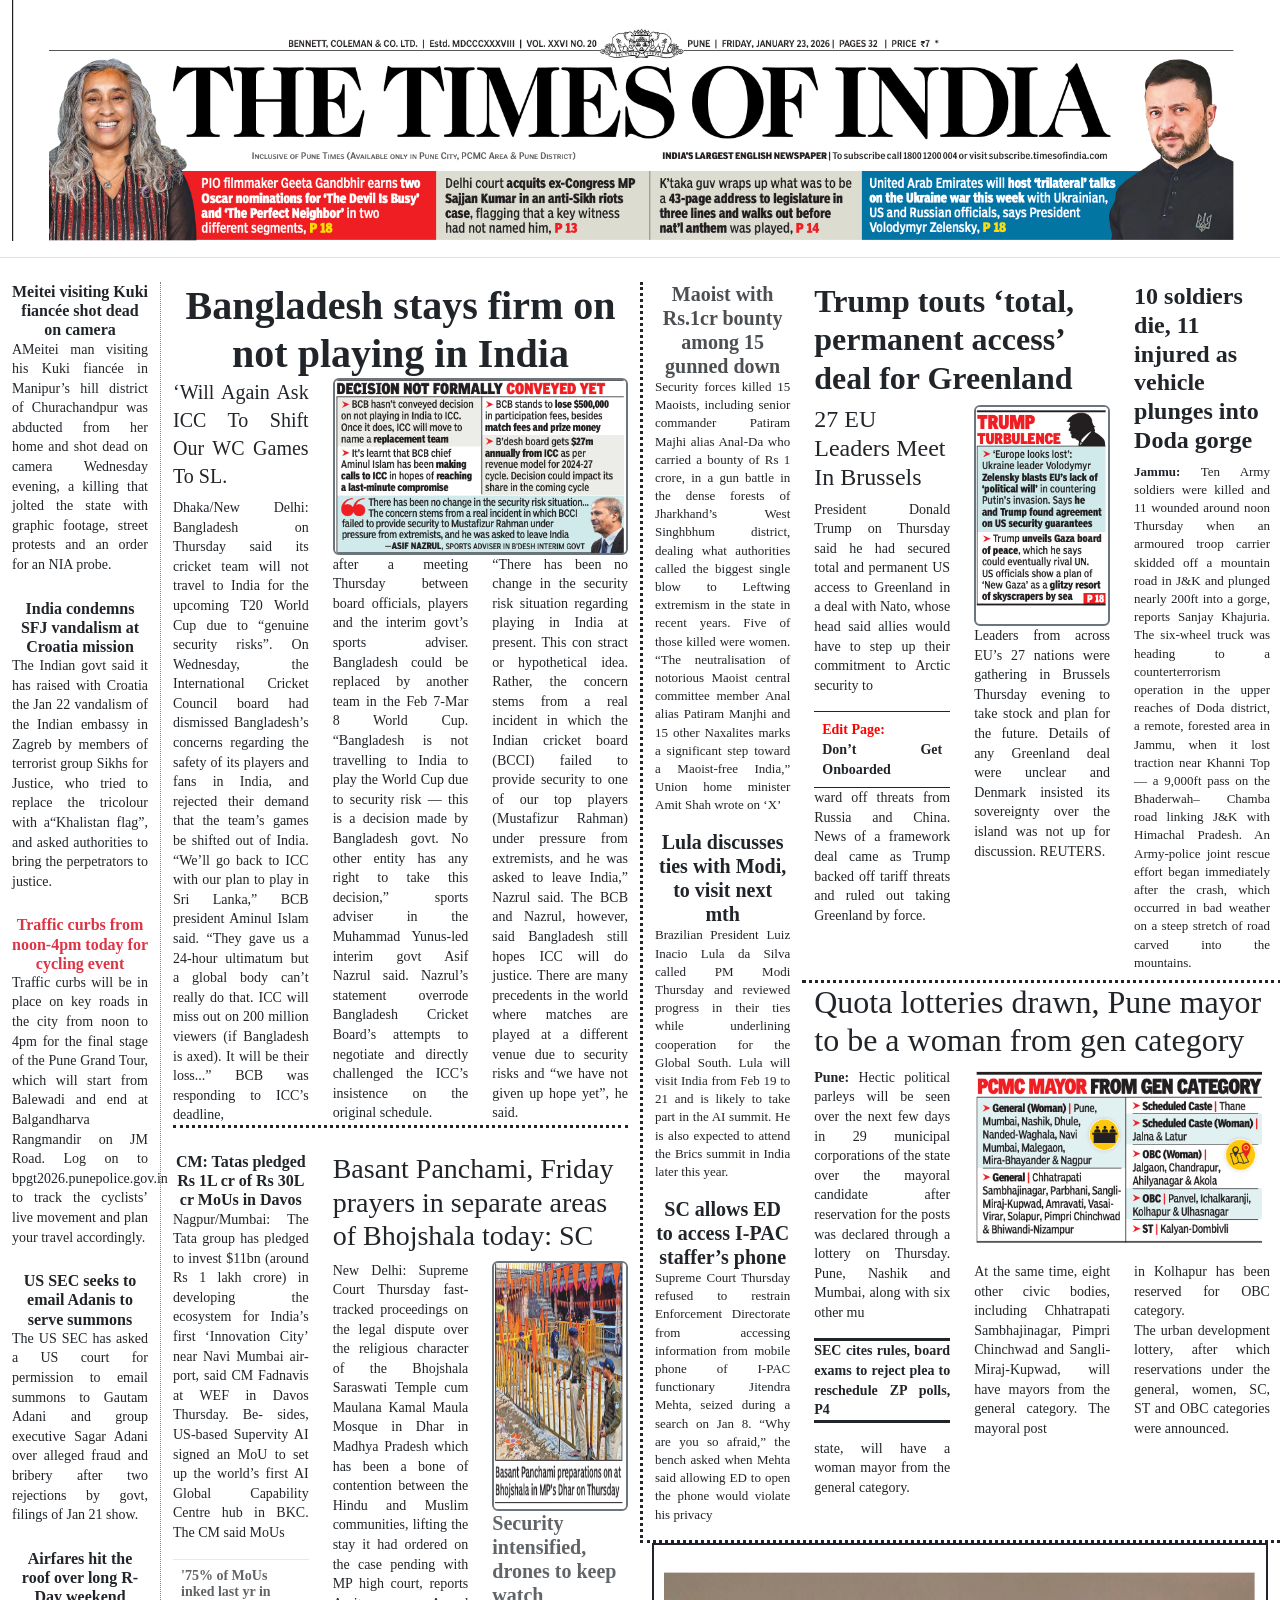
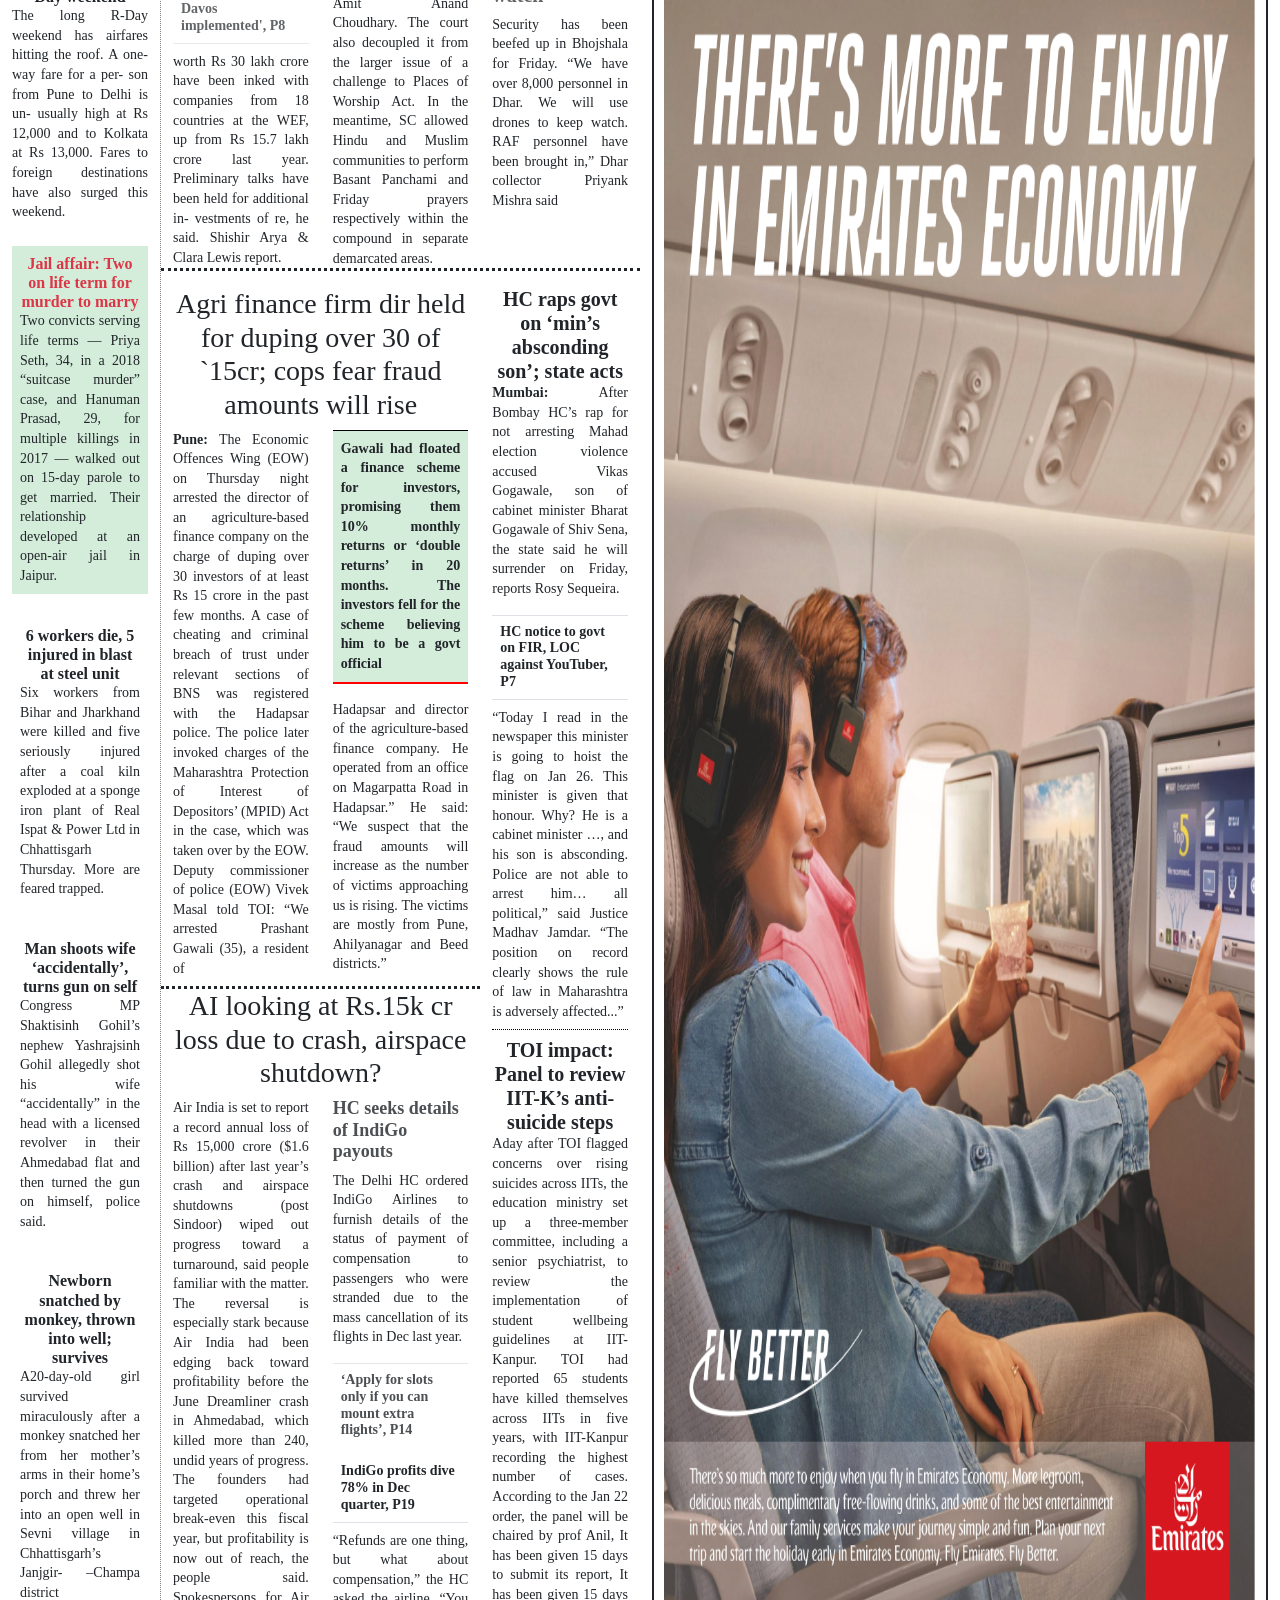
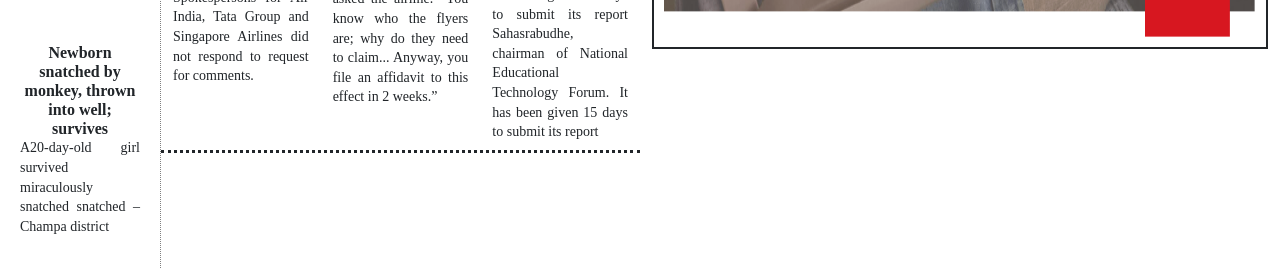
<file: index.html>
<!DOCTYPE html>
<html lang="en">

<head>
    <meta charset="UTF-8">
    <title>TOI Pune - Front Page</title>

    <!-- Bootstrap -->
    <link href="https://cdn.jsdelivr.net/npm/bootstrap@5.3.2/dist/css/bootstrap.min.css" rel="stylesheet">

    <!-- Custom CSS -->
    <link rel="stylesheet" href="/CSS/style.css">
</head>

<body>
    <main>
        <!-- ================= MASTHEAD ================= -->
        <section>
            <div class="container-fluid border-bottom pb-3 ">
                <img src="Resources/Images/toi.png" alt="TOI Logo" class="img-fluid">
            </div>
        </section>
        <!-- ================= MAIN CONTENT ================= -->
        <div class="container-fluid mt-4">

            <div class="row">

                <!-- ================= LEFT + CENTER NEWS ================= -->
                <div class="col-md-6 " >
                    <div class="row"  style="border-right-style: 1px dotted black;">
                        <div class="col-md-3 ">
                            <!-- Lead Story 1 -->
                            <div class="mb-4">

                                <div class="card-body">
                                    <h5 class="card-title">Meitei visiting
                                        Kuki fiancée shot
                                        dead on camera</h5>
                                    <p class="card-text">AMeitei man visiting his Kuki fiancée in Manipur’s hill
                                        district of Churachandpur was abducted from her home and shot dead on camera
                                        Wednesday evening, a killing that jolted the state with graphic footage, street
                                        protests and an order for an NIA probe.</p>
                                </div>

                            </div>
                            <div class="mb-4">

                                <div class="card-body">
                                    <h5 class="card-title">India condemns
                                        SFJ vandalism at
                                        Croatia mission</h5>
                                    <p class="card-text">The Indian govt said it has
                                        raised with Croatia the
                                        Jan 22 vandalism of the Indian embassy in Zagreb by
                                        members of terrorist group
                                        Sikhs for Justice, who tried
                                        to replace the tricolour with
                                        a“Khalistan flag”, and asked
                                        authorities to bring the perpetrators to justice.</p>
                                </div>

                            </div>
                            <div class=" mb-4">

                                <div class="card-body">
                                    <h5 class="card-title text-danger">Traffic curbs from
                                        noon-4pm today
                                        for cycling event</h5>
                                    <p class="card-text">Traffic curbs will be in
                                        place on key roads in the
                                        city from noon to 4pm for the
                                        final stage of the Pune Grand
                                        Tour, which will start from Balewadi and end at Balgandharva Rangmandir on JM
                                        Road.
                                        Log on to bpgt2026.punepolice.gov.in to track the cyclists’
                                        live movement and plan your
                                        travel accordingly.</p>
                                </div>

                            </div>
                            <div class=" mb-4">

                                <div class="card-body">
                                    <h5 class="card-title">US SEC seeks to
                                        email Adanis to
                                        serve summons</h5>
                                    <p class="card-text">The US SEC has asked a
                                        US court for permission
                                        to email summons to Gautam Adani and group executive Sagar Adani over alleged
                                        fraud and bribery after
                                        two rejections by govt, filings of Jan 21 show.</p>
                                </div>

                            </div>

                            <div class=" mb-4">

                                <div class="card-body">
                                    <h5 class="card-title">Airfares hit the
                                        roof over long
                                        R-Day weekend</h5>
                                    <p class="card-text">The long R-Day weekend
                                        has airfares hitting the
                                        roof. A one-way fare for a per-
                                        son from Pune to Delhi is un-
                                        usually high at Rs 12,000 and
                                        to Kolkata at Rs 13,000. Fares
                                        to foreign destinations have
                                        also surged this weekend.</p>
                                </div>

                            </div>

                            <div class=" mb-4">

                                <div class="card-body p-2" style="background-color: #d4edda;">
                                    <h5 class="card-title text-danger">Jail affair: Two
                                        on life term for
                                        murder to marry</h5>
                                    <p class="card-text">Two convicts serving life
                                        terms — Priya Seth, 34,
                                        in a 2018 “suitcase murder”
                                        case, and Hanuman Prasad,
                                        29, for multiple killings in
                                        2017 — walked out on 15-day
                                        parole to get married. Their
                                        relationship developed at an
                                        open-air jail in Jaipur.</p>
                                </div>

                            </div>

                            <div class=" mb-4">

                                <div class="card-body p-2">
                                    <h5 class="card-title">6 workers die, 5
                                        injured in blast
                                        at steel unit</h5>
                                    <p class="card-text">Six workers from Bihar
                                        and Jharkhand were killed and five seriously injured after a coal kiln exploded
                                        at a sponge iron plant
                                        of Real Ispat & Power Ltd in
                                        Chhattisgarh Thursday.
                                        More are feared trapped. </p>
                                </div>

                            </div>

                            <div class=" mb-4">

                                <div class="card-body p-2">
                                    <h5 class="card-title">Man shoots wife
                                        ‘accidentally’,
                                        turns gun on self</h5>
                                    <p class="card-text">Congress MP Shaktisinh
                                        Gohil’s nephew Yashrajsinh Gohil allegedly shot his
                                        wife “accidentally” in the head with a licensed revolver in
                                        their Ahmedabad flat and
                                        then turned the gun on himself, police said. </p>
                                </div>

                            </div>

                            <div class=" mb-4">

                                <div class="card-body p-2">
                                    <h5 class="card-title">Newborn snatched
                                        by monkey, thrown
                                        into well; survives</h5>
                                    <p class="card-text">A20-day-old girl survived
                                        miraculously after a monkey snatched her from her
                                        mother’s arms in their home’s porch and threw her into an open well in Sevni
                                        village in Chhattisgarh’s Janjgir-
                                        –Champa district </p>
                                </div>

                            </div>
                            <div class=" mb-4">

                                <div class="card-body p-2">
                                    <h5 class="card-title">Newborn snatched
                                        by monkey, thrown
                                        into well; survives</h5>
                                    <p class="card-text">A20-day-old girl survived
                                        miraculously snatched snatched
                                        –Champa district </p>
                                </div>

                            </div>
                        </div>
                        <div class="col-md-9" style="border-left: 1px dotted grey   ;">
                            <!-- Lead Story 1 -->
                            <div class=" mb-4">

                                <div class="card-body" style="border-bottom-style: dotted;">
                                    <h5 class="card-title text-Black bold fs-1">Bangladesh stays firm on not playing in
                                        India</h5>
                                    <div class="row">
                                        <div class="col-md-4">
                                            <h1 class="card-text fs-5">‘Will Again Ask ICC To Shift Our WC Games To SL.
                                            </h1>
                                            <p class="card-text">Dhaka/New Delhi: Bangladesh on Thursday said its
                                                cricket team will not travel to India
                                                for the upcoming T20 World
                                                Cup due to “genuine security
                                                risks”. On Wednesday, the International Cricket Council board had
                                                dismissed Bangladesh’s concerns regarding the
                                                safety of its players and fans in
                                                India, and rejected their demand that the team’s games be
                                                shifted out of India.
                                                “We’ll go back to ICC with
                                                our plan to play in Sri Lanka,”
                                                BCB president Aminul Islam said. “They gave us a 24-hour ultimatum but a
                                                global body can’t
                                                really do that. ICC will miss out
                                                on 200 million viewers (if Bangladesh is axed). It will be their
                                                loss...” BCB was responding to
                                                ICC’s deadline, </p>
                                        </div>
                                        <div class="col-md-8">
                                            <img class="img-fluid border border-2 border-secondary rounded-2"
                                                src="Resources/Images/toi1.png" alt="About Us Image" class="img-fluid">
                                            <div class="row">
                                                <div class="col-md-6">
                                                    <p class="card-text"> after a meeting
                                                        Thursday between board officials, players and the interim
                                                        govt’s sports adviser. Bangladesh could be replaced by another
                                                        team in the Feb 7-Mar 8
                                                        World Cup.
                                                        “Bangladesh is not travelling to India to play the World
                                                        Cup due to security risk — this
                                                        is a decision made by Bangladesh govt. No other entity has
                                                        any right to take this decision,”
                                                        sports adviser in the Muhammad Yunus-led interim govt
                                                        Asif Nazrul said.
                                                        Nazrul’s statement overrode Bangladesh Cricket Board’s
                                                        attempts to negotiate and directly challenged the ICC’s
                                                        insistence on the original schedule.</p>
                                                </div>
                                                <div class="col-md-6">
                                                    <p class="card-text">
                                                        “There has been no
                                                        change in the security risk situation regarding playing in
                                                        India at present. This con stract or hypothetical idea.
                                                        Rather, the concern stems
                                                        from a real incident in which
                                                        the Indian cricket board
                                                        (BCCI) failed to provide security to one of our top players
                                                        (Mustafizur Rahman) under
                                                        pressure from extremists, and
                                                        he was asked to leave India,”
                                                        Nazrul said. The BCB and Nazrul, however, said Bangladesh
                                                        still hopes ICC will do justice.
                                                        There are many precedents in
                                                        the world where matches are
                                                        played at a different venue due
                                                        to security risks and “we have
                                                        not given up hope yet”, he said.</p>
                                                </div>

                                            </div>
                                        </div>

                                    </div>
                                </div>

                            </div>

                           <div class="row" style="border-bottom-style: dotted; ">
                                <div class="col-md-4">
                                    <div>
                                         <div>
                                            <h5 class="card-title">CM: Tatas pledged Rs 1L cr of Rs 30L cr MoUs in Davos
                                            </h5>
                                            <p class="card-text">Nagpur/Mumbai: The Tata
                                                group has pledged to invest
                                                $11bn (around Rs 1 lakh crore)
                                                in developing the ecosystem
                                                for India’s first ‘Innovation
                                                City’ near Navi Mumbai air-
                                                port, said CM Fadnavis at
                                                WEF in Davos Thursday. Be-
                                                sides, US-based Supervity
                                                AI signed an MoU to set up
                                                the world’s first AI Global
                                                Capability Centre hub in
                                                BKC. The CM said MoUs
                                            </p>
                                            <h5 class="border-bottom border-top p-2"
                                                style="opacity: 0.7; font-size: 14px;"><strong>
                                                    '75% of MoUs inked last yr
                                                    in Davos implemented', P8
                                                </strong></h5>

                                            <p class="card-text">worth Rs 30 lakh crore have
                                                been inked with companies
                                                from 18 countries at the WEF,
                                                up from Rs 15.7 lakh crore last
                                                year. Preliminary talks have
                                                been held for additional in-
                                                vestments of re, he said. Shishir Arya &
                                                Clara Lewis report.</p>
                                        </div>

                                    </div>
                                </div>
                                <div class="col-md-8">
                                    <h3>Basant Panchami, Friday prayers in separate areas of Bhojshala today: SC</h3>
                                    <div class="row">
                                        <div class="col-md-6">
                                            <p class="card-text">New Delhi: Supreme Court
                                                Thursday fast-tracked proceedings on the legal dispute over
                                                the religious character of the
                                                Bhojshala Saraswati Temple
                                                cum Maulana Kamal Maula
                                                Mosque in Dhar in Madhya
                                                Pradesh which has been a bone
                                                of contention between the Hindu and Muslim communities,
                                                lifting the stay it had ordered
                                                on the case pending with MP
                                                high court, reports Amit
                                                Anand Choudhary.
                                                The court also decoupled it
                                                from the larger issue of a challenge to Places of Worship Act.
                                                In the meantime, SC allowed
                                                Hindu and Muslim communities to perform Basant Panchami and Friday
                                                prayers respectively within the compound in
                                                separate demarcated areas.</p>
                                        </div>
                                        <div class="col-md-6">
                                            <img class="img-fluid border border-2 border-secondary rounded-2"
                                                style="height: 250px;" src="Resources/Images/toi2.png"
                                                alt="About Us Image" class="img-fluid">
                                            <h5 class="fs-5" style="opacity: 0.7;"><strong>Security intensified, drones
                                                    to keep watch</strong></h5>
                                            <p class="card-text">Security has been beefed up
                                                in Bhojshala for Friday.
                                                “We have over 8,000 personnel
                                                in Dhar. We will use drones to
                                                keep watch. RAF personnel have been brought in,” Dhar collector Priyank
                                                Mishra said</p>
                                        </div>
                                    </div>
                                </div>
                                <!-- Lead Story 1 -->


                            </div>

                            <div class="row pt-3" style="border-bottom-style: dotted;">
                               
                                <div class="col-md-8">
                                    <h3 style="text-align: center; ">Agri finance firm dir held for
                                        duping over 30 of `15cr; cops
                                        fear fraud amounts will rise</h3>
                                    <div class="row pb-2" style="border-bottom-style: dotted;">
                                        <div class="col-md-6">
                                            <p class="card-text"><strong>Pune:</strong> The Economic Offences Wing (EOW) on Thursday
                                                night arrested the director of
                                                an agriculture-based finance
                                                company on the charge of duping over 30 investors of at least Rs 15 crore in the past few
                                                months.
                                                A case of cheating and criminal breach of trust under
                                                relevant sections of BNS was
                                                registered with the Hadapsar
                                                police. The police later invoked charges of the Maharashtra Protection of Interest of
                                                Depositors’ (MPID) Act in the
                                                case, which was taken over by
                                                the EOW.
                                                Deputy commissioner of
                                                police (EOW) Vivek Masal
                                                told TOI: “We arrested Prashant Gawali (35), a resident of</p>
                                        </div>
                                        <div class="col-md-6">
                                            <p class="card-text p-2" style="background-color: #d4edda; border-top: 1px solid black; border-bottom: 2px solid red;">
                                                <strong> Gawali had floated a finance
                                                scheme for investors, promising them 10% monthly
                                                returns or ‘double returns’ in
                                                20 months. The investors fell
                                                for the scheme believing
                                                him to be a govt official
                                            </strong></p>
                                            <p class="card-text">Hadapsar and director of the
                                                agriculture-based finance
                                                company. He operated from
                                                an office on Magarpatta Road
                                                in Hadapsar.”
                                                He said: “We suspect that
                                                the fraud amounts will increase as the number of victims
                                                approaching us is rising. The
                                                victims are mostly from Pune, Ahilyanagar and Beed districts.”</p>
                                        </div>
                                    </div>

                                    <h3 style="text-align: center; ">AI looking at Rs.15k cr loss due
                                        to crash, airspace shutdown?
                                    </h3>
                                    <div class="row pb-2" >
                                        <div class="col-md-6">
                                            <p class="card-text">Air India is set to report a
                                                record annual loss of
                                                Rs 15,000 crore ($1.6 billion) after last year’s crash
                                                and airspace shutdowns (post
                                                Sindoor) wiped out progress
                                                toward a turnaround, said people familiar with the matter.
                                                The reversal is especially
                                                stark because Air India had
                                                been edging back toward profitability before the June Dreamliner crash in Ahmedabad, which killed more than
                                                240, undid years of progress.
                                                The founders had targeted
                                                operational break-even this
                                                fiscal year, but profitability is
                                                now out of reach, the people
                                                said. Spokespersons for Air
                                                India, Tata Group and Singapore Airlines did not respond
                                                to request for comments.</p>
                                        </div>
                                        <div class="col-md-6">
                                            <h6  style=" font-weight: 900; opacity: 0.8; font-size: large;">HC seeks details
                                                of IndiGo payouts
                                            </h6>
                                            <p class="card-text">The Delhi HC ordered IndiGo Airlines to furnish details of the status of payment
                                                of compensation to passengers
                                                who were stranded due to the
                                                mass cancellation of its flights
                                                in Dec last year.</p>
                                            <h5 class="border-top p-2" style="font-size: 14px; opacity: 0.8;"><strong>
                                                    ‘Apply for slots only if you
                                                    can mount extra flights’, P14
                                                </strong>
                                            </h5>
                                                <h5 class="border-bottom p-2" style="font-size: 14px;"><strong>
                                                        IndiGo profits dive 78%
                                                        in Dec quarter, P19
                                                    </strong>
                                                </h5>
                                                <p class="card-text">“Refunds are one thing, but
                                                    what about compensation,”
                                                    the HC asked the airline. “You
                                                    know who the flyers are; why
                                                    do they need to claim... Anyway, you file an affidavit to
                                                    this effect in 2 weeks.”
                                                </p>
                                        </div>
                                    </div>
                                </div>

                                

                                 <div class="col-md-4">
                                    <div class="pb-2" style="border-bottom: 1px dotted black;">
                                         <div>
                                            <h5 class="card-title fs-5" ><strong>HC raps govt on
                                                ‘min’s absconding
                                                son’; state acts
                                            </strong></h5>
                                            <p class="card-text"><strong>Mumbai:</strong> After Bombay
                                                HC’s rap for not arresting Mahad election violence accused Vikas Gogawale, son of
                                                cabinet minister Bharat Gogawale of Shiv Sena, the state
                                                said he will surrender on Friday, reports Rosy Sequeira.
                                            </p>
                                            <h5 class="border-bottom border-top p-2" style="font-size: 14px;"><strong>
                                                    HC notice to govt on FIR,
                                                    LOC against YouTuber, P7
                                                </strong></h5>

                                            <p class="card-text">“Today I read in the newspaper this minister is going
                                                to hoist the flag on Jan 26.
                                                This minister is given that
                                                honour. Why? He is a cabinet
                                                minister …, and his son is absconding. Police are not able
                                                to arrest him… all political,”
                                                said Justice Madhav Jamdar.
                                                “The position on record
                                                clearly shows the rule of
                                                law in Maharashtra is adversely affected...”</p>
                                        </div>

                                        

                                    </div>

                                    <div class="pb-2 pt-2" >
                                         <div>
                                            <h5 class="card-title fs-5"><strong>TOI impact: Panel
                                                    to review IIT-K’s
                                                    anti-suicide steps
                                                </strong>
                                            </h5>
                                            <p class="card-text">Aday after TOI flagged
                                                concerns over rising
                                                suicides across IITs, the
                                                education ministry set up a
                                                three-member committee,
                                                including a senior psychiatrist, to review the implementation of student wellbeing guidelines at IIT-Kanpur. TOI had
                                                reported 65
                                                students have killed themselves across IITs in five
                                                years, with IIT-Kanpur recording the highest number of cases. According to
                                                the Jan 22 order, the panel
                                                will be chaired by prof Anil,
                                                It has
                                                been given 15 days to submit
                                                its report, It has
                                                been given 15 days to submit
                                                its report
                                                Sahasrabudhe, chairman
                                                of National Educational
                                                Technology Forum. It has
                                                been given 15 days to submit
                                                its report
                                            </p>
                                        </div>
                                    </div>
                                </div>
                                <!-- Lead Story 1 -->


                            </div>

                        </div>

                    </div>
                </div>

                <!-- ================= RIGHT SIDEBAR (AD + SHORT NEWS) ================= -->
                <div class="col-md-6">
                    <div >
                        <div class="row pb-3" style="border-bottom-style:dotted ; border-left-style: dotted;" >
                            <div class="col-md-3 " >
                                <div>
                                    <h5 class="card-title fs-5" style="opacity: 0.8;"><strong>Maoist with Rs.1cr
                                            bounty among
                                            15 gunned down
                                        </strong>
                                    </h5>
                                    <p class="card-text" style="font-size: 13px;">Security forces killed 15
                                        Maoists, including senior commander Patiram
                                        Majhi alias Anal-Da who carried a bounty of Rs 1 crore, in
                                        a gun battle in the dense forests of Jharkhand’s West
                                        Singhbhum district, dealing
                                        what authorities called the
                                        biggest single blow to Leftwing extremism in the state
                                        in recent years. Five of those
                                        killed were women. “The neutralisation of notorious
                                        Maoist central committee
                                        member Anal alias Patiram
                                        Manjhi and 15 other Naxalites marks a significant step
                                        toward a Maoist-free India,”
                                        Union home minister Amit
                                        Shah wrote on ‘X’
                                    </p>
                                </div>
                                <div>
                                    <h5 class="card-title fs-5 pt-3"><strong>Lula discusses
                                            ties with Modi,
                                            to visit next mth
                                        </strong>
                                    </h5>
                                    <p class="card-text" style="font-size: 13px;">Brazilian President Luiz
                                        Inacio Lula da Silva called PM Modi Thursday and
                                        reviewed progress in their
                                        ties while underlining cooperation for the Global South. Lula will visit India from Feb 19 to 21
                                        and is likely
                                        to take part in the AI summit. He is also expected to
                                        attend the Brics summit in
                                        India later this year.
                                    </p>
                                </div>
                                <div>
                                    <h5 class="card-title fs-5 pt-3"><strong>SC allows ED to
                                            access I-PAC
                                            staffer’s phone
                                        </strong>
                                    </h5>
                                    <p class="card-text" style="font-size: 13px;">Supreme Court Thursday
                                        refused to restrain Enforcement Directorate from
                                        accessing information from mobile phone of I-PAC
                                        functionary Jitendra Mehta, seized during a search
                                        on Jan 8. “Why are you so
                                        afraid,” the bench asked
                                        when Mehta said allowing
                                        ED to open the phone would
                                        violate his privacy
                                    </p>
                                </div>
                            </div>
                
                            <div class="col-md-9" style="padding-right: 10px;" >
                                <div class="row pb-2" style="border-bottom-style:dotted ;">
                                    <div class="col-md-8">
                                    
                                        <h2>
                                            <strong> Trump touts ‘total,
                                                permanent access’
                                                deal for Greenland
                                            </strong>
                                        </h2>
                                    
                                        <div class="row">
                                            <div class="col-md-6">
                                                <h4 style="column-gap: 2px;">
                                                    27 EU Leaders Meet In Brussels
                                                </h4>
                                                <p class="card-text">President Donald Trump
                                                    on Thursday said he
                                                    had secured total and
                                                    permanent US access to Greenland in a deal with Nato,
                                                    whose head said allies would
                                                    have to step up their commitment to Arctic security to
                                                </p>
                                                <article class="card-text border-bottom border-top p-2 border-dark">
                                                    <strong>
                                                        <article style="font-weight: bold; color: red;"> Edit Page:</article> Don’t Get
                                                        Onboarded
                                                    </strong>
                                                </article>
                                                <p class="card-text">ward off threats from Russia and China. News of a
                                                    framework deal came as
                                                    Trump backed off tariff
                                                    threats and ruled out taking
                                                    Greenland by force.
                                    
                                                </p>
                                            </div>
                                    
                                            <div class="col-md-6">
                                                <img class="img-fluid border border-2 border-secondary rounded-2 pb-3" src="Resources/Images/toi3.png"
                                                    alt="About Us Image">
                                                <p class="card-text">Leaders from across EU’s
                                                    27 nations were gathering in
                                                    Brussels Thursday evening
                                                    to take stock and plan for the future. Details of any Greenland deal were unclear and
                                                    Denmark insisted its sovereignty over the island was not
                                                    up for discussion. REUTERS.
                                                </p>
                                            </div>
                                        </div>
                                    </div>
                                    <div class="col-md-4">
                                    
                                        <h4>
                                            <strong>
                                                10 soldiers die,
                                                11 injured as
                                                vehicle plunges
                                                into Doda gorge
                                            </strong>
                                        </h4>
                                        <p class="card-text" style="font-size: small;"><strong> Jammu: </strong> Ten Army soldiers were killed
                                            and 11 wounded around noon Thursday
                                            when an armoured troop
                                            carrier skidded off a mountain road in J&K and plunged nearly 200ft into a gorge,
                                            reports Sanjay Khajuria.
                                            The six-wheel truck was heading to a counterterrorism operation in the upper
                                            reaches of Doda district, a
                                            remote, forested area in Jammu, when it lost traction
                                            near Khanni Top — a 9,000ft
                                            pass on the Bhaderwah–
                                            Chamba road linking J&K
                                            with Himachal Pradesh.
                                            An Army-police joint rescue effort began immediately after the crash, which
                                            occurred in bad weather on
                                            a steep stretch of road carved into the mountains.
                                        </p>
                                    </div>

                                </div>  
                                <div>
                                <h2>
                                    Quota lotteries drawn, Pune mayor
to be a woman from gen category 
                                </h2>
                                <div class="row">
                                    <div class="col-md-4">
                                        <p class="card-text"><strong> Pune:</strong>  Hectic political parleys will be seen over the next
                                            few days in 29 municipal corporations of the state over
                                            the mayoral candidate after
                                            reservation for the posts was
                                            declared through a lottery on
                                            Thursday.
                                            Pune, Nashik and Mumbai, along with six other mu
                                        </p>
                                        <p class="card-text" style="border-top-style: solid; border-bottom-style: solid; font-weight: bold; row-gap: 1;">
                                            SEC cites rules, board
                                            exams to reject plea to
                                            reschedule ZP polls, P4
                                        </p>
                                        <p class="card-text">state, will have a woman mayor from the general category.  
                                        </p>

                                    </div>
                                     <div class="col-md-8">
                                        <div class="row">
                                            <img class="img-fluid   pb-3" src="Resources/Images/toi5.png"
                                                alt="About Us Image">
                                            <div class="col-md-6">
                                                <p class="card-text">At the same time, eight
                                            other civic bodies, including
                                            Chhatrapati Sambhajinagar, Pimpri Chinchwad and
                                                    Sangli-Miraj-Kupwad, will
                                                    have mayors from the general
                                                    category. The mayoral post 
                                                    
                                                </p>
                                            </div>
                                            <div class="col-md-6">
                                                <p class="card-text">in
                                                    Kolhapur has been reserved for OBC category.<br>     The urban development lottery, after which reservations under the general, women, SC, ST and OBC categories were
                                                    announced.
                                                </p>
                                            </div>

                                        </div>
                                        

                                    </div>
                                    

                                </div>
                            </div>
                                
                               
                            </div>

                            
                
                        </div>
                        <div class="border border-2 border-dark p-2">
                        <img class="img-fluid mt-3" style="height: 1670px;" src="Resources/Images/toi4.png" alt="Advertisement Image">
                        </div>
                    </div>
                
                </div>

            </div>
        </div>
    </main>
    <script src="https://cdn.jsdelivr.net/npm/bootstrap@5.3.8/dist/js/bootstrap.bundle.min.js"
        integrity="sha384-FKyoEForCGlyvwx9Hj09JcYn3nv7wiPVlz7YYwJrWVcXK/BmnVDxM+D2scQbITxI"
        crossorigin="anonymous"></script>
</body>

</html>
</file>
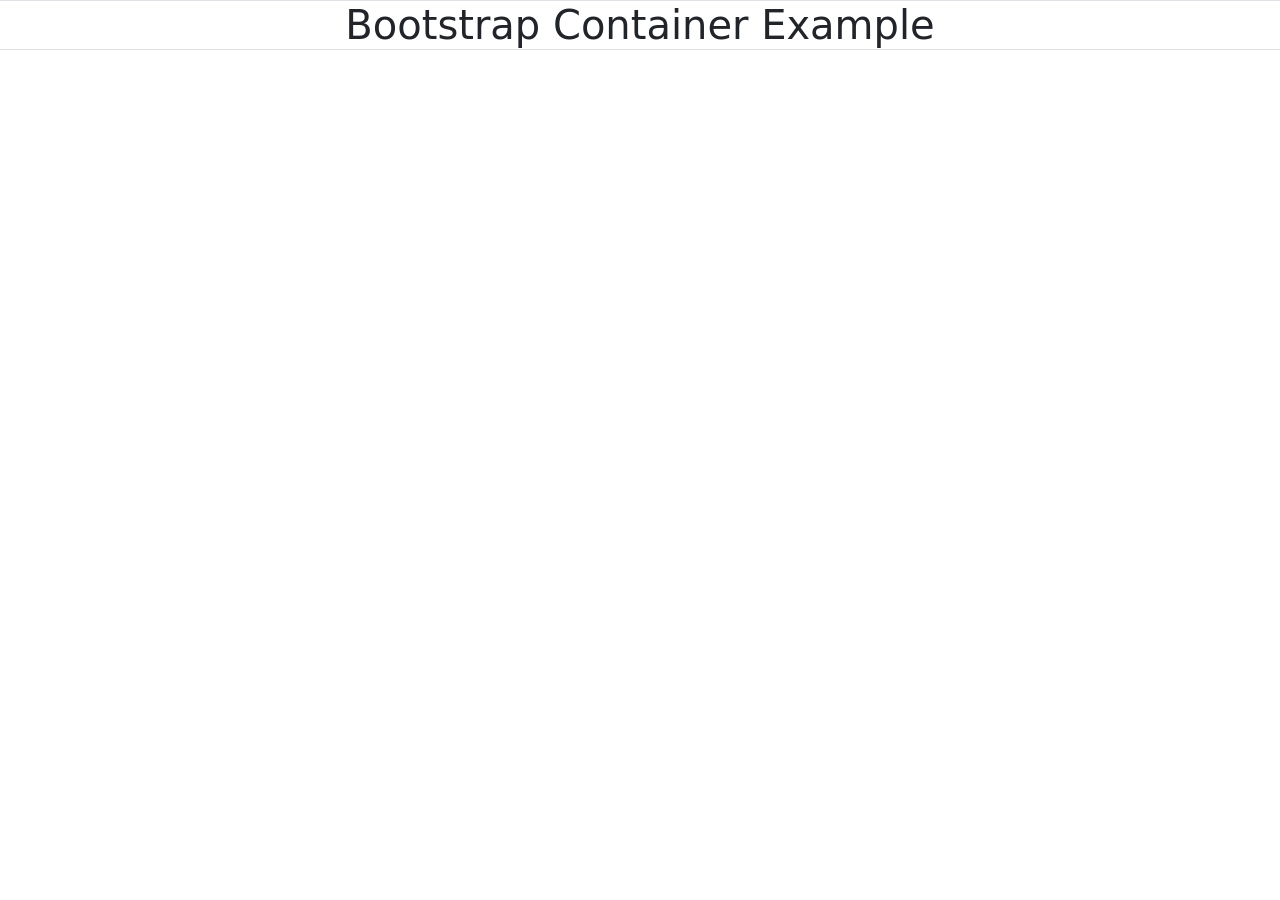
<file: container.html>
<!DOCTYPE html>
<html lang="en">

<head>
    <meta charset="UTF-8">
    <meta name="viewport" content="width=device-width, initial-scale=1.0">
    <title>Document</title>
    <link href="https://cdn.jsdelivr.net/npm/bootstrap@5.3.8/dist/css/bootstrap.min.css" rel="stylesheet"
        integrity="sha384-sRIl4kxILFvY47J16cr9ZwB07vP4J8+LH7qKQnuqkuIAvNWLzeN8tE5YBujZqJLB" crossorigin="anonymous">
</head>

<body>
    <h1 class="text-center border-top border-bottom">Bootstrap Container Example</h1>
    <script src="https://cdn.jsdelivr.net/npm/bootstrap@5.3.8/dist/js/bootstrap.bundle.min.js"
        integrity="sha384-FKyoEForCGlyvwx9Hj09JcYn3nv7wiPVlz7YYwJrWVcXK/BmnVDxM+D2scQbITxI"
        crossorigin="anonymous"></script>
</body>

</html>
</file>
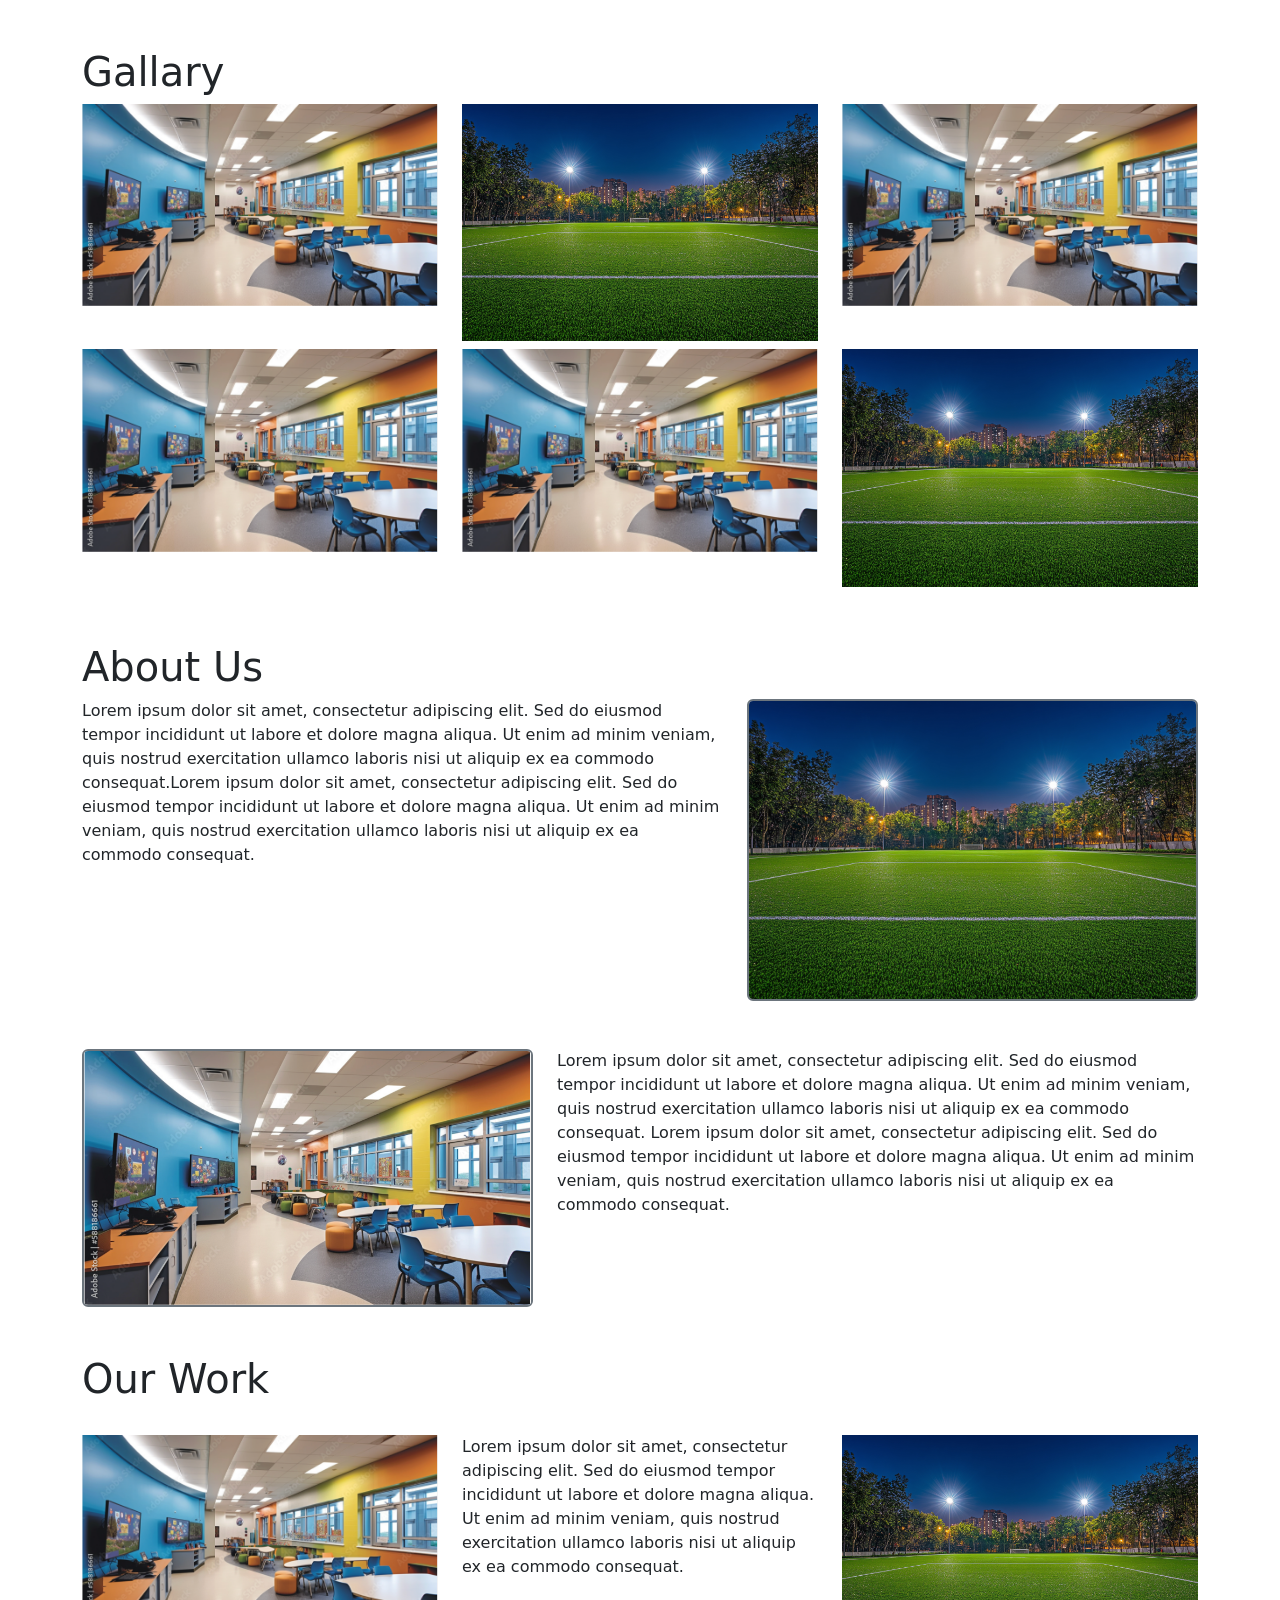
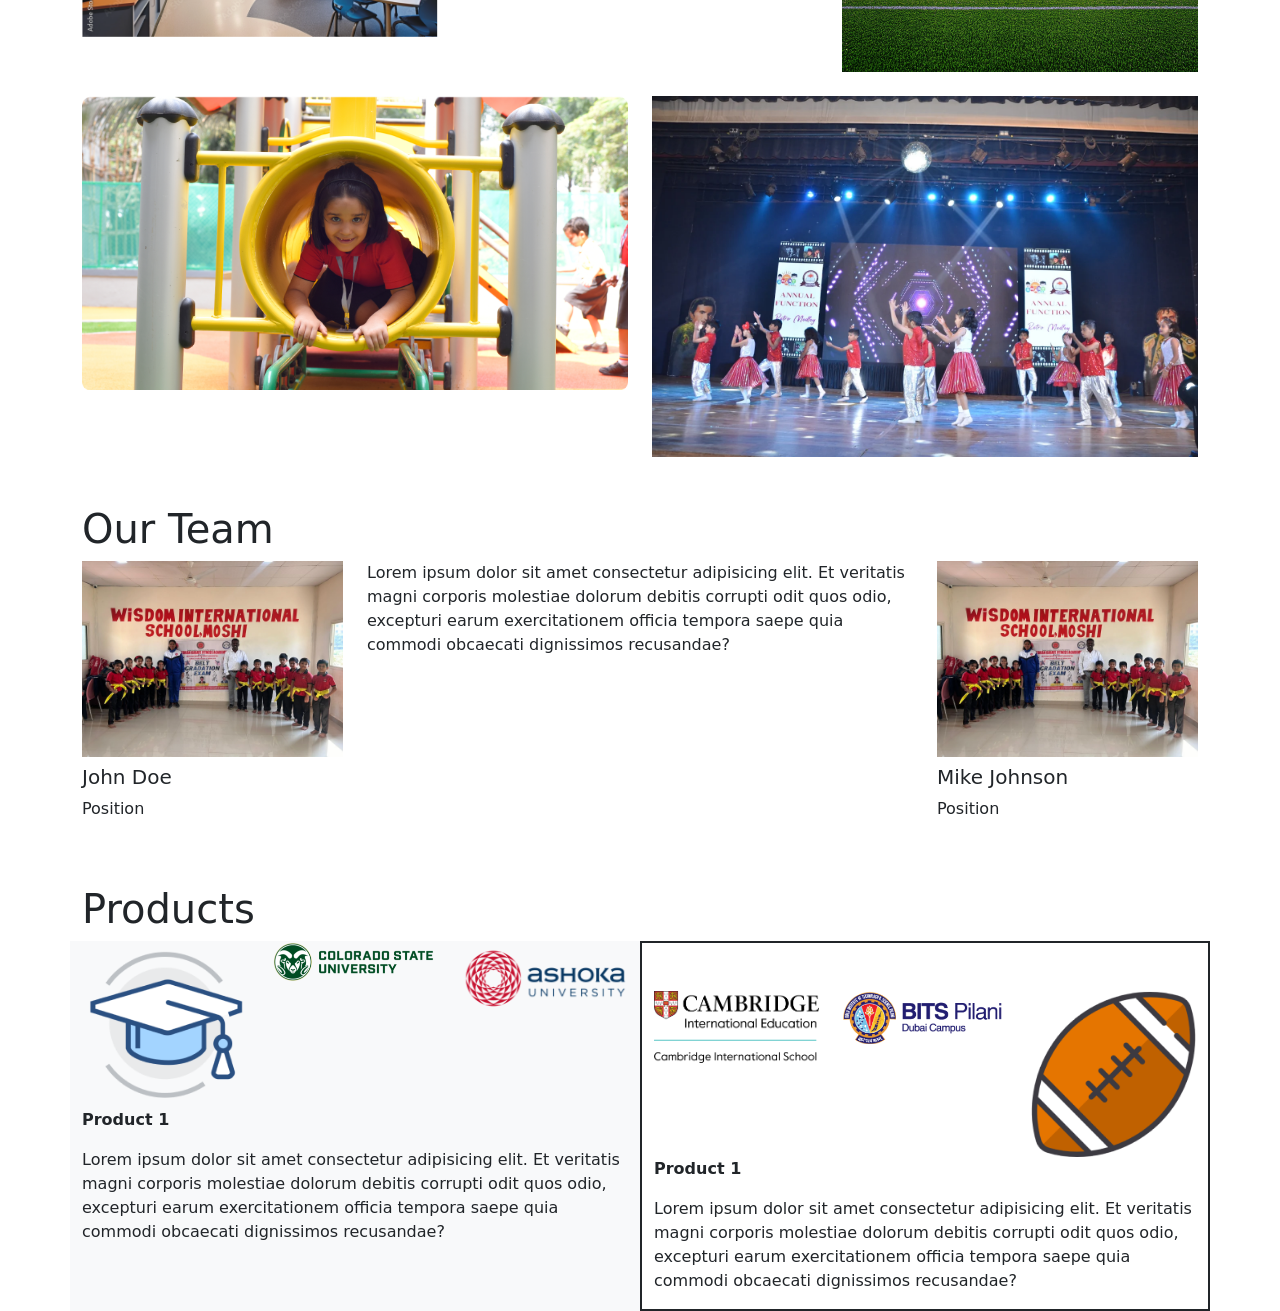
<file: grid_system1.html>
<!DOCTYPE html>
<html lang="en">

<head>
    <meta charset="UTF-8">
    <meta name="viewport" content="width=device-width, initial-scale=1.0">
    <title>Document</title>
    <link href="https://cdn.jsdelivr.net/npm/bootstrap@5.3.8/dist/css/bootstrap.min.css" rel="stylesheet"
        integrity="sha384-sRIl4kxILFvY47J16cr9ZwB07vP4J8+LH7qKQnuqkuIAvNWLzeN8tE5YBujZqJLB" crossorigin="anonymous">

</head>

<body>
    <main>
        <!-- abpiut section start -->
        <section class="mt-5">
            <div class="container">
                <h1>Gallary</h1>
                <div class="row">
                    <div class="col-4 text-white">
                        <img src="Resources/Images/Classroom.jpg" alt="Placeholder Image" class="img-fluid mb-2">
                    </div>
                    <div class="col-4  text-white">
                        <img src="/Resources/Images/ground.jpg" alt="Placeholder Image" class="img-fluid mb-2">
                    </div>
                    <div class="col-4 text-white">
                        <img src="Resources/Images/Classroom.jpg" alt="Placeholder Image" class="img-fluid mb-2">
                    </div>
                    <div class="col-4 text-white">
                        <img src="Resources/Images/Classroom.jpg" alt="Placeholder Image" class="img-fluid mb-2">
                    </div>
                    <div class="col-4 text-white">
                        <img src="Resources/Images/Classroom.jpg" alt="Placeholder Image" class="img-fluid mb-2">
                    </div>
                    <div class="col-4  text-white">
                        <img src="/Resources/Images/ground.jpg" alt="Placeholder Image" class="img-fluid mb-2">
                    </div>
                </div>

            </div>
        </section>
        <!-- about section end -->
        <!-- about us section start -->
        <section class="mt-5">
            <div class="container">
                <h1>About Us</h1>
                <div class="row g-4">
                    <div class="col-7">
                        <p>Lorem ipsum dolor sit amet, consectetur adipiscing elit. Sed do eiusmod tempor
                            incididunt ut
                            labore et dolore magna aliqua. Ut enim ad minim veniam, quis nostrud exercitation ullamco
                            laboris nisi ut aliquip ex ea commodo consequat.Lorem ipsum dolor sit amet, consectetur
                            adipiscing elit. Sed do eiusmod tempor incididunt ut labore et dolore magna aliqua. Ut enim
                            ad minim veniam, quis nostrud exercitation ullamco laboris nisi ut aliquip ex ea commodo
                            consequat.</p>
                    </div>
                    <div class="col-5">
                        <img class="img-fluid border border-2 border-secondary rounded-2"
                            src="Resources/Images/ground.jpg" alt="About Us Image" class="img-fluid">
                    </div>
                    <div class="col-5 mt-5">
                        <img class="img-fluid border border-2 border-secondary rounded-2"
                            src="Resources/Images/Classroom.jpg" alt="About Us Image">
                    </div>
                    <div class="col-7 mt-5">
                        <p>Lorem ipsum dolor sit amet, consectetur adipiscing elit. Sed do eiusmod tempor
                            incididunt ut
                            labore et dolore magna aliqua. Ut enim ad minim veniam, quis nostrud exercitation ullamco
                            laboris nisi ut aliquip ex ea commodo consequat. Lorem ipsum dolor sit amet, consectetur
                            adipiscing elit. Sed do eiusmod tempor incididunt ut labore et dolore magna aliqua. Ut enim
                            ad minim veniam, quis nostrud exercitation ullamco laboris nisi ut aliquip ex ea commodo
                            consequat.</p>
                    </div>

                </div>
            </div>
        </section>
        <!-- about us section end -->
        <!-- work section start -->

        <section>
            <div class="container mt-5">
                <h1>Our Work</h1>
                <div class="row g-4 mt-2">
                    <div class="col-4">
                        <img src="Resources/Images/Classroom.jpg" alt="Work Image 1" class="img-fluid">
                    </div>
                    <div class="col-4">
                        <p>Lorem ipsum dolor sit amet, consectetur adipiscing elit. Sed do eiusmod tempor
                            incididunt ut
                            labore et dolore magna aliqua. Ut enim ad minim veniam, quis nostrud exercitation ullamco
                            laboris nisi ut aliquip ex ea commodo consequat.</p>
                    </div>
                    <div class="col-4">
                        <img src="Resources/Images/ground.jpg" alt="Work Image 2" class="img-fluid">
                    </div>
                    <div class="col-6">
                        <img src="Resources/Images/pre_school_full.png" alt="Work Image 2" class="img-fluid">
                    </div>
                    <div class="col-6">
                        <img src="Resources/Images/4.webp" alt="Work Image 2" class="img-fluid">
                    </div>

                </div>
        </section>
        <!-- work section end -->
        <!-- work1 section START -->
        <section>
            <div class="container mt-5">
                <h1>Our Team</h1>
                <div class="row  mt-2">
                    <div class="col-3">
                        <img src="Resources/Images/3.webp" alt="Team Member 1" class="img-fluid ">
                        <h5 class="mt-2">John Doe</h5>
                        <p>Position</p>
                    </div>
                    <div class="col-6">

                        <p>Lorem ipsum dolor sit amet consectetur adipisicing elit. Et veritatis magni corporis
                            molestiae dolorum debitis corrupti odit quos odio, excepturi earum exercitationem officia
                            tempora saepe quia commodi obcaecati dignissimos recusandae?</p>
                    </div>
                    <div class="col-3">
                        <img src="Resources/Images/3.webp" alt="Team Member 3" class="img-fluid ">
                        <h5 class="mt-2">Mike Johnson</h5>
                        <p>Position</p>
                    </div>
                </div>
            </div>
        </section>
        <!-- work1 section end -->
        <!-- work2 section start -->
        <section>
            <div class="container mt-5 g-4 ">
                <h1>Products</h1>
                <div class="row  mt-2">
                    <div class="col-6 bg-light">
                        <div class="row">
                            <div class="col-4">
                                <img src="Resources/Icons/academic.png" alt="Product 1" class="img-fluid ">

                            </div>
                            <div class="col-4">
                                <img src="Resources/Icons/colorado.png" alt="Product 2" class="img-fluid ">

                            </div>
                            <div class="col-4">
                                <img src="Resources/Icons/ashoka.png" alt="Product 2" class="img-fluid ">
                            </div>
                            <p><strong>Product 1</strong></p>
                            <p>Lorem ipsum dolor sit amet consectetur adipisicing elit. Et veritatis magni corporis
                                molestiae dolorum debitis corrupti odit quos odio, excepturi earum exercitationem officia
                                tempora saepe quia commodi obcaecati dignissimos recusandae?</p>

                        </div>

                    </div>
                    <div class="col-6 bg-aqua border border-2 border-dark pt-5">
                        <div class="row">
                            <div class="col-4">
                                <img src="Resources/Icons/cambridge-logo.png" alt="Product 1" class="img-fluid ">

                            </div>
                            <div class="col-4">
                                <img src="Resources/Icons/bits.png" alt="Product 2" class="img-fluid ">

                            </div>
                            <div class="col-4">
                                <img src="Resources/Icons/beyond_academic.png" alt="Product 2" class="img-fluid ">
                            </div>
                             <p><strong>Product 1</strong></p>
                            <p>Lorem ipsum dolor sit amet consectetur adipisicing elit. Et veritatis magni corporis
                                molestiae dolorum debitis corrupti odit quos odio, excepturi earum exercitationem officia
                                tempora saepe quia commodi obcaecati dignissimos recusandae?</p>



                        </div>

                    </div>

                </div>
            </div>

        </section>
        <!-- work2 section end -->
    </main>

    <script src="https://cdn.jsdelivr.net/npm/bootstrap@5.3.8/dist/js/bootstrap.bundle.min.js"
        integrity="sha384-FKyoEForCGlyvwx9Hj09JcYn3nv7wiPVlz7YYwJrWVcXK/BmnVDxM+D2scQbITxI"
        crossorigin="anonymous"></script>
</body>

</html>
</file>
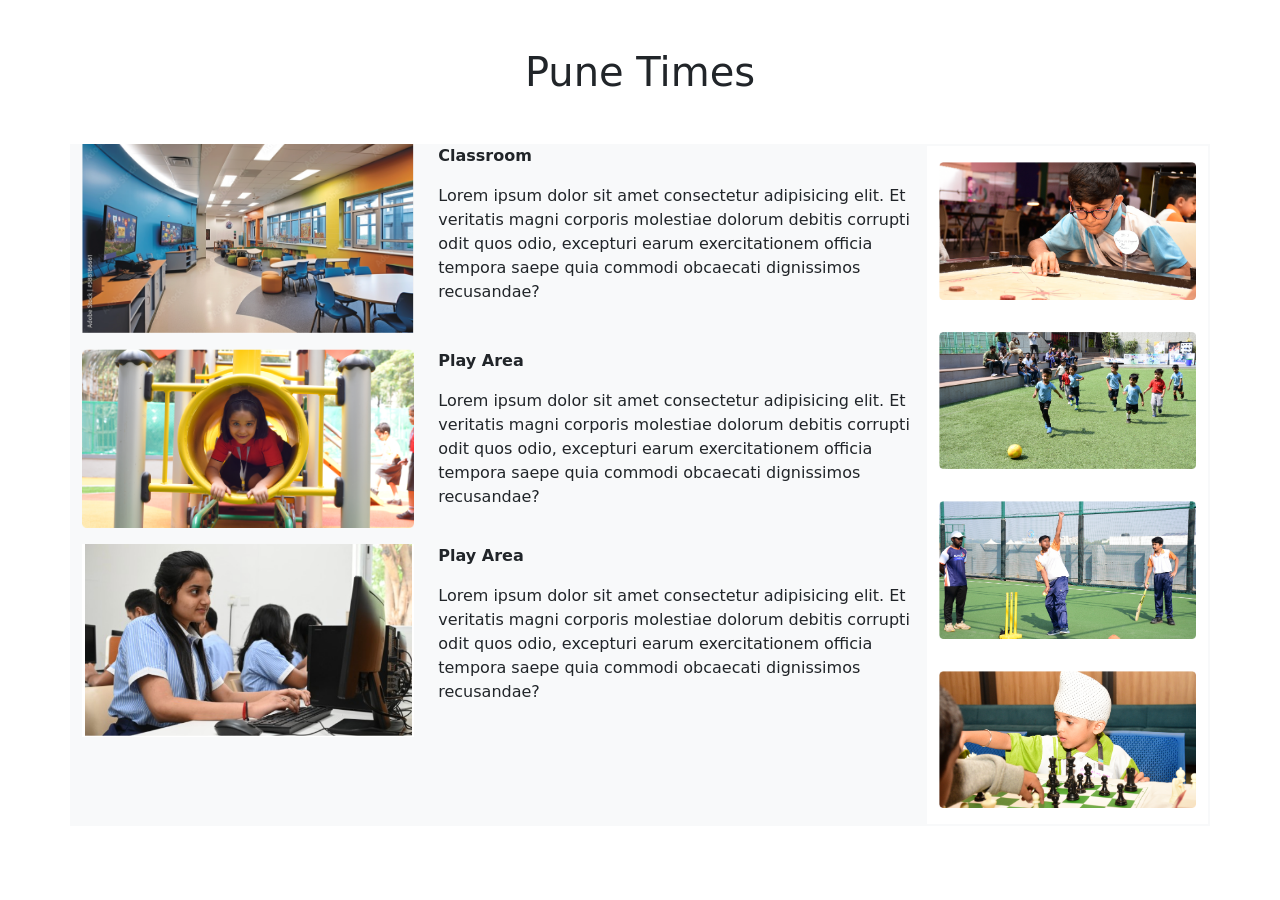
<file: grid_system2.html>
<!DOCTYPE html>
<html lang="en">

<head>
    <meta charset="UTF-8">
    <meta name="viewport" content="width=device-width, initial-scale=1.0">
    <title>Document</title>
    <link href="https://cdn.jsdelivr.net/npm/bootstrap@5.3.8/dist/css/bootstrap.min.css" rel="stylesheet"
        integrity="sha384-sRIl4kxILFvY47J16cr9ZwB07vP4J8+LH7qKQnuqkuIAvNWLzeN8tE5YBujZqJLB" crossorigin="anonymous">
</head>

<body>
    <main>
        <h1 class="text-center mt-5">Pune Times</h1>
        <section>
            <div class="container mt-5 g-4 ">
               
                <div class="row  mt-2">
                    <div class="col-9 bg-light">
                        <div class="row ">
                            <div class="col-5">
                                <img src="Resources/Images/Classroom.jpg" alt="Product 1" class="img-fluid mb-3">
                            </div>
                            <div class="col-7">
                                <p><strong>Classroom</strong></p>
                                <p>Lorem ipsum dolor sit amet consectetur adipisicing elit. Et veritatis magni corporis
                                    molestiae dolorum debitis corrupti odit quos odio, excepturi earum exercitationem
                                    officia
                                    tempora saepe quia commodi obcaecati dignissimos recusandae?</p>
                            </div>
                            <div class="col-5">
                                <img src="Resources/Images/play_area.png" alt="Product 1" class="img-fluid mb-3">
                            </div>
                            <div class="col-7">
                                <p><strong>Play Area</strong></p>
                                <p>Lorem ipsum dolor sit amet consectetur adipisicing elit. Et veritatis magni corporis
                                    molestiae dolorum debitis corrupti odit quos odio, excepturi earum exercitationem
                                    officia
                                    tempora saepe quia commodi obcaecati dignissimos recusandae?</p>
                            </div>

                             <div class="col-5">
                                <img src="Resources/Images/mission.jpg" alt="Product 1" class="img-fluid mb-3">
                            </div>
                            <div class="col-7">
                                <p><strong>Play Area</strong></p>
                                <p>Lorem ipsum dolor sit amet consectetur adipisicing elit. Et veritatis magni corporis
                                    molestiae dolorum debitis corrupti odit quos odio, excepturi earum exercitationem
                                    officia
                                    tempora saepe quia commodi obcaecati dignissimos recusandae?</p>
                            </div>

                        </div>

                    </div>
                    <div class="col-3 bg-aqua border border-2 border-light ">
                        <div>
                            <img src="Resources/Images/carrom.jpg" alt="Product 1" class="img-fluid pt-3 pb-3">
                        </div>
                        <div>
                            <img src="Resources/Images/football.jpg" alt="Product 1" class="img-fluid pt-3 pb-3">
                        </div>
                        <div>
                            <img src="Resources/Images/cricket.jpg" alt="Product 1" class="img-fluid pt-3 pb-3">
                        </div>
                        <div>
                            <img src="Resources/Images/chess.jpg" alt="Product 1" class="img-fluid pt-3 pb-3">
                        </div>

                    </div>
                </div>
        </section>
    </main>


    <script src="https://cdn.jsdelivr.net/npm/bootstrap@5.3.8/dist/js/bootstrap.bundle.min.js"
        integrity="sha384-FKyoEForCGlyvwx9Hj09JcYn3nv7wiPVlz7YYwJrWVcXK/BmnVDxM+D2scQbITxI"
        crossorigin="anonymous"></script>
</body>

</html>
</file>
<file: CSS/style.css>
body {
  font-family: "Times New Roman", serif;
  background: #fff;
}

/* Masthead */
.toi-title {
  font-size: 60px;
  font-weight: 800;
  letter-spacing: 1px;
}

.toi-subtitle {
  font-size: 13px;
  text-transform: uppercase;
}

/* Headlines */
.headline-lg {
  font-size: 28px;
  font-weight: bold;
}

.headline-sm {
  font-size: 18px;
  font-weight: bold;
}

.headline-xs {
  font-size: 14px;
  font-weight: bold;
  text-transform: uppercase;
}

/* News Text */
.news-text {
  font-size: 14px;
  line-height: 1.4;
  text-align: justify;
}

/* Advertisement */
.ad-box {
  border: 1px solid #ccc;
  padding: 20px;
  background: #f8f8f8;
}

.ad-text {
  font-size: 12px;
  letter-spacing: 1px;
  color: #666;
}

.card-title {
  font-size: 16px;
  text-align: center;
  font-weight: bold;
}

.card-text {
  font-size: 14px;
  text-align: justify;
  line-height: 1.4;
}
</file>
